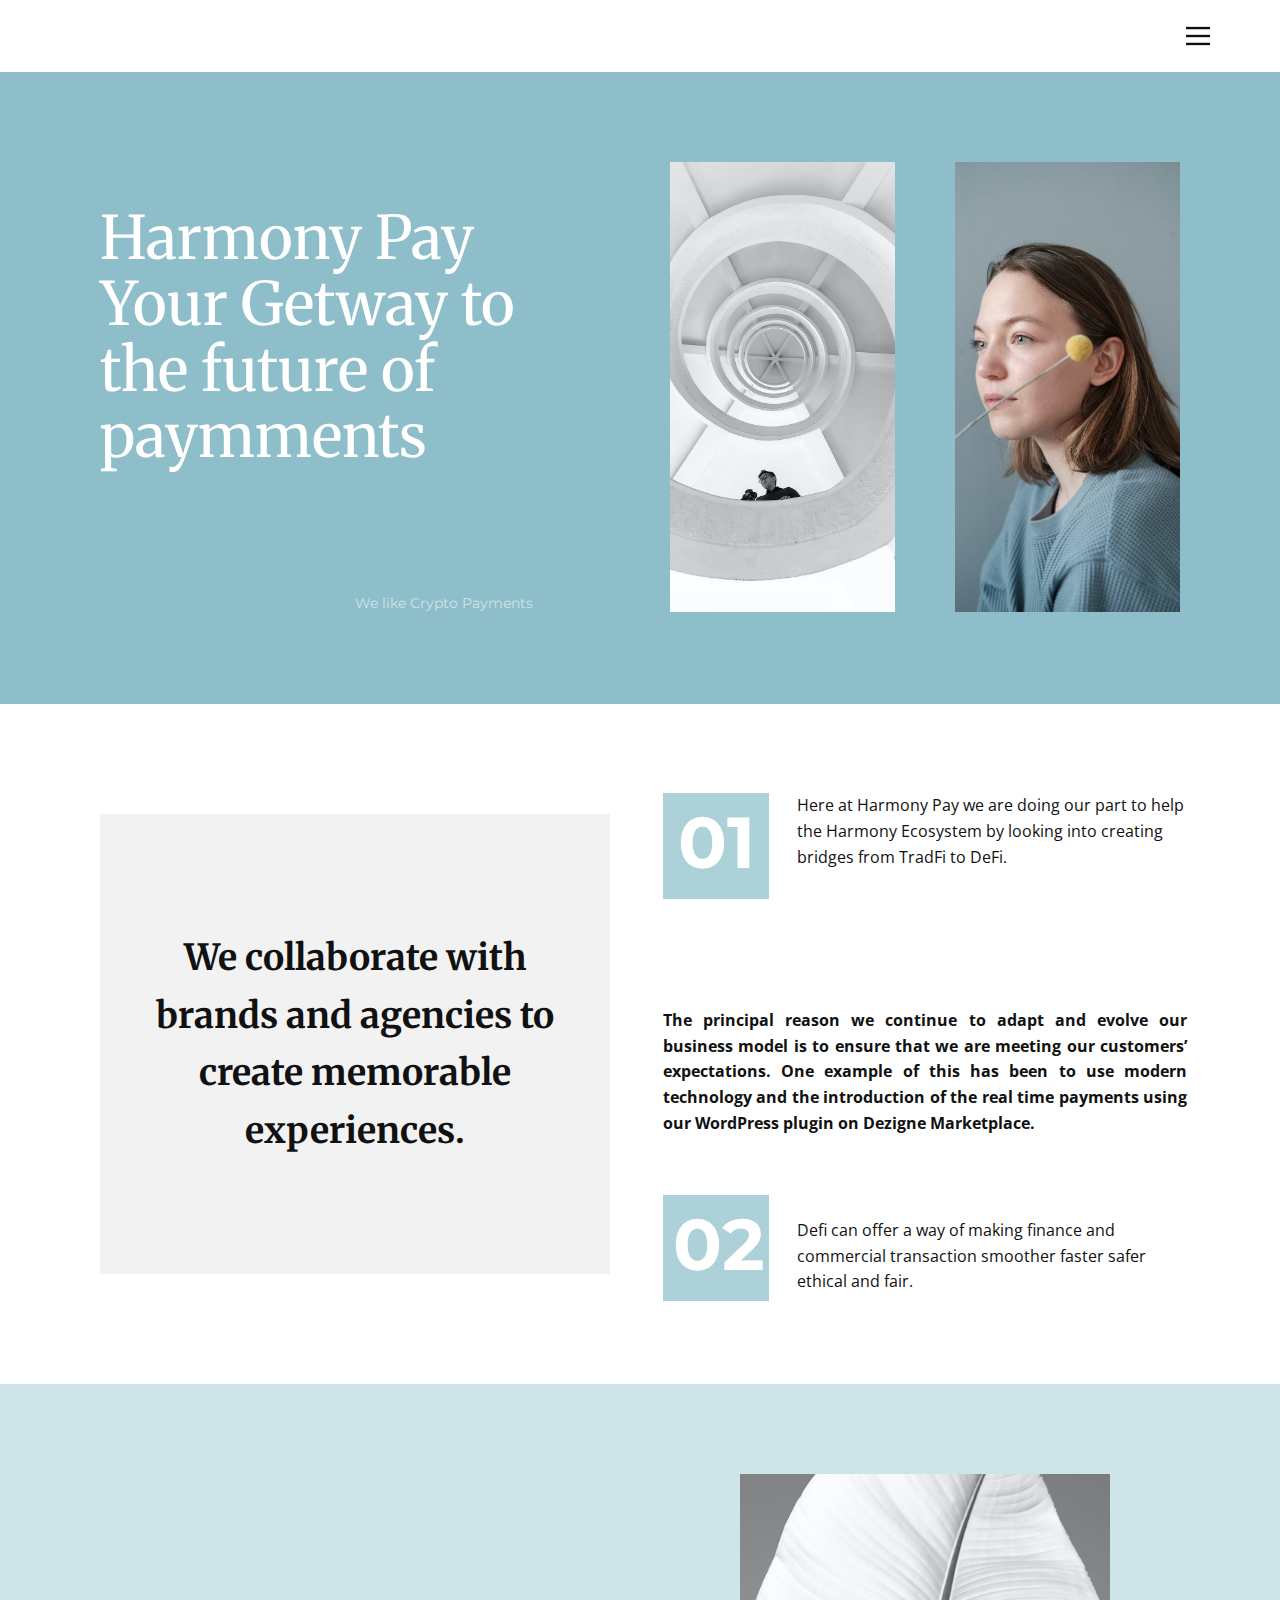
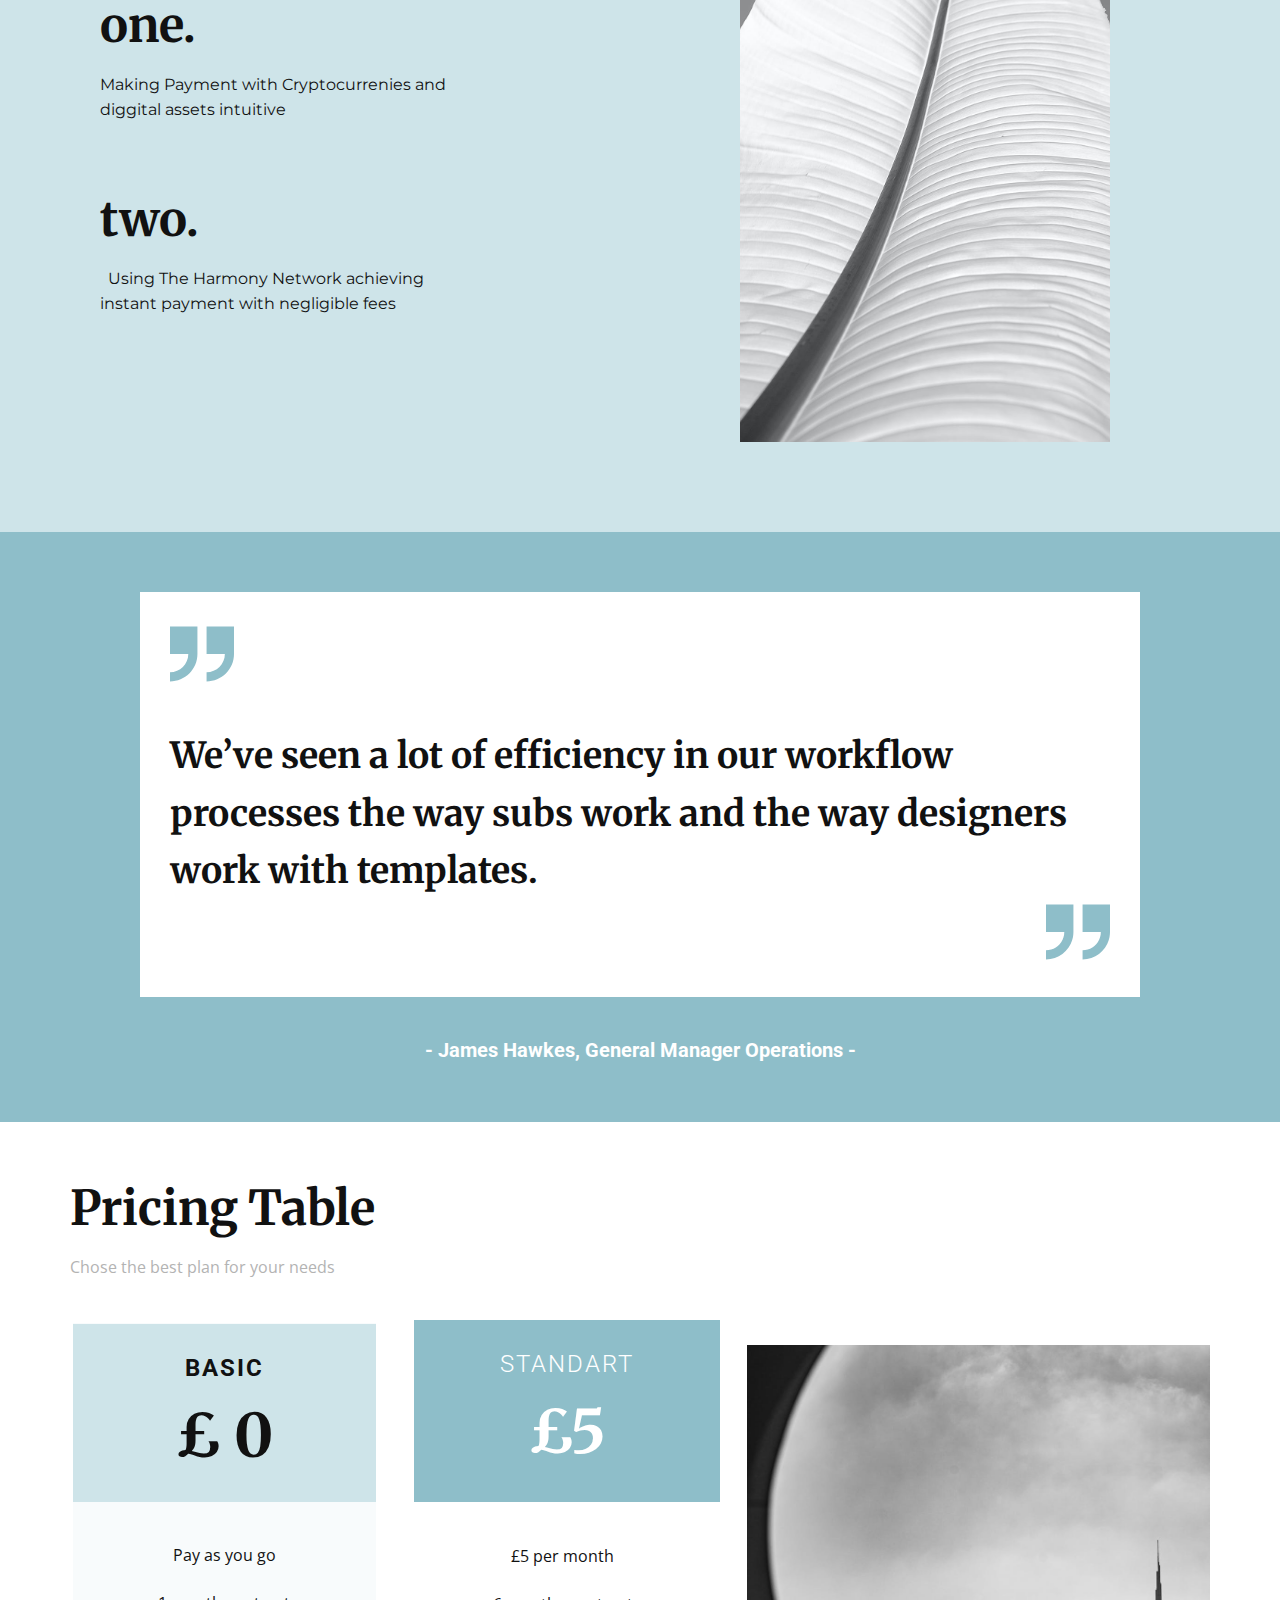
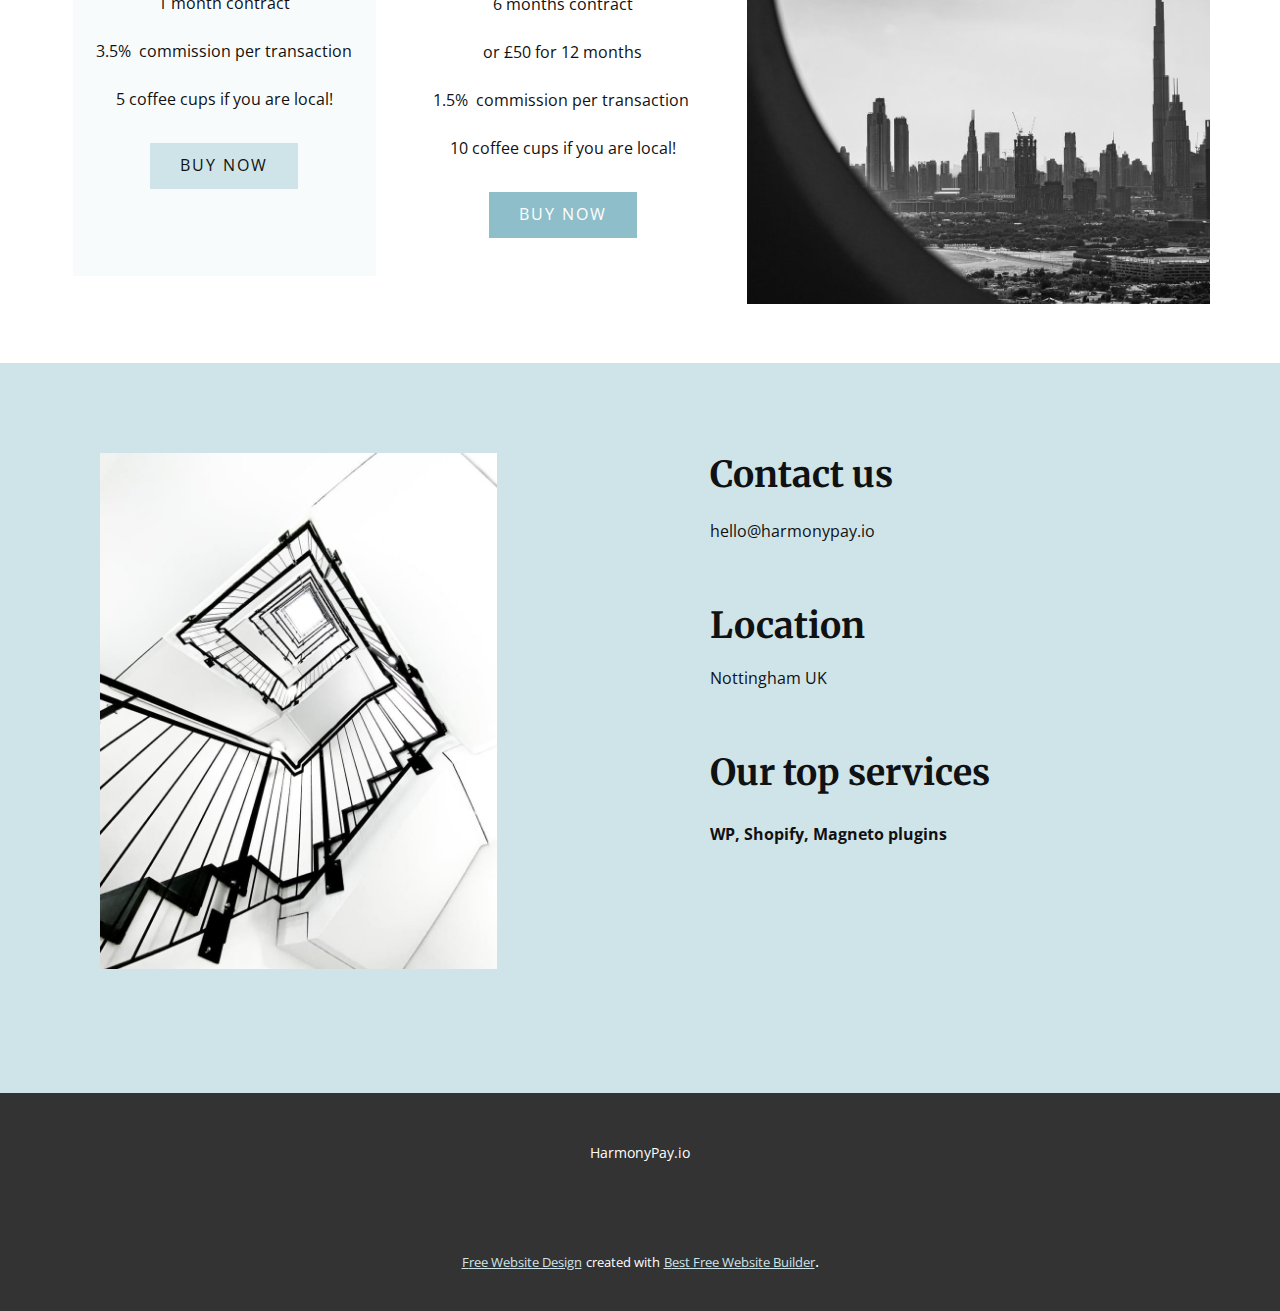
<file: httpdocs/index.html>
<!DOCTYPE html>
<html style="font-size: 16px;">
  <head>
    <meta name="viewport" content="width=device-width, initial-scale=1.0">
    <meta charset="utf-8">
    <meta name="keywords" content="​​Sales Process Design&amp; Methodology, 01, 02, one., two., Gallery, Responsive Pricing Table, $ 30, $ 60">
    <meta name="description" content="">
    <meta name="page_type" content="np-template-header-footer-from-plugin">
    <title>Home</title>
    <link rel="stylesheet" href="nicepage.css" media="screen">
<link rel="stylesheet" href="Home.css" media="screen">
    <script class="u-script" type="text/javascript" src="jquery.js" defer=""></script>
    <script class="u-script" type="text/javascript" src="nicepage.js" defer=""></script>
    <meta name="generator" content="Nicepage 3.29.1, nicepage.com">
    <link id="u-theme-google-font" rel="stylesheet" href="https://fonts.googleapis.com/css?family=Roboto:100,100i,300,300i,400,400i,500,500i,700,700i,900,900i|Open+Sans:300,300i,400,400i,600,600i,700,700i,800,800i">
    <link id="u-page-google-font" rel="stylesheet" href="https://fonts.googleapis.com/css?family=Merriweather:300,300i,400,400i,700,700i,900,900i|Montserrat:100,100i,200,200i,300,300i,400,400i,500,500i,600,600i,700,700i,800,800i,900,900i">
    
    
    
    
    
    
    
    <script type="application/ld+json">{
		"@context": "http://schema.org",
		"@type": "Organization",
		"name": ""
}</script>
    <meta name="theme-color" content="#8ebec9">
    <meta property="og:title" content="Home">
    <meta property="og:type" content="website">
  </head>
  <body data-home-page="Home.html" data-home-page-title="Home" class="u-body"><header class="u-align-right u-clearfix u-header u-header" id="sec-5852"><div class="u-clearfix u-sheet u-valign-middle u-sheet-1">
        <nav class="u-align-left u-menu u-menu-dropdown u-offcanvas u-menu-1" data-responsive-from="XL">
          <div class="menu-collapse">
            <a class="u-button-style u-nav-link" href="#" style="padding: 4px 0px; font-size: calc(1em + 8px);">
              <svg class="u-svg-link" preserveAspectRatio="xMidYMin slice" viewBox="0 0 302 302" style=""><use xmlns:xlink="http://www.w3.org/1999/xlink" xlink:href="#svg-5c50"></use></svg>
              <svg xmlns="http://www.w3.org/2000/svg" xmlns:xlink="http://www.w3.org/1999/xlink" version="1.1" id="svg-5c50" x="0px" y="0px" viewBox="0 0 302 302" style="enable-background:new 0 0 302 302;" xml:space="preserve" class="u-svg-content"><g><rect y="36" width="302" height="30"></rect><rect y="236" width="302" height="30"></rect><rect y="136" width="302" height="30"></rect>
</g><g></g><g></g><g></g><g></g><g></g><g></g><g></g><g></g><g></g><g></g><g></g><g></g><g></g><g></g><g></g></svg>
            </a>
          </div>
          <div class="u-custom-menu u-nav-container">
            <ul class="u-nav u-unstyled u-nav-1"><li class="u-nav-item"><a class="u-button-style u-nav-link u-text-active-palette-1-base u-text-hover-palette-2-base" href="Home.html" style="padding: 10px 20px;">Home</a>
</li><li class="u-nav-item"><a class="u-button-style u-nav-link u-text-active-palette-1-base u-text-hover-palette-2-base" href="About.html" style="padding: 10px 20px;">About</a>
</li><li class="u-nav-item"><a class="u-button-style u-nav-link u-text-active-palette-1-base u-text-hover-palette-2-base" href="Contact.html" style="padding: 10px 20px;">Contact</a>
</li><li class="u-nav-item"><a class="u-button-style u-nav-link u-text-active-palette-1-base u-text-hover-palette-2-base" href="Home.html" style="padding: 10px 20px;">Home</a>
</li></ul>
          </div>
          <div class="u-custom-menu u-nav-container-collapse">
            <div class="u-align-center u-black u-container-style u-inner-container-layout u-opacity u-opacity-95 u-sidenav">
              <div class="u-inner-container-layout u-sidenav-overflow">
                <div class="u-menu-close"></div>
                <ul class="u-align-center u-nav u-popupmenu-items u-unstyled u-nav-2"><li class="u-nav-item"><a class="u-button-style u-nav-link" href="Home.html">Home</a>
</li><li class="u-nav-item"><a class="u-button-style u-nav-link" href="About.html">About</a>
</li><li class="u-nav-item"><a class="u-button-style u-nav-link" href="Contact.html">Contact</a>
</li><li class="u-nav-item"><a class="u-button-style u-nav-link" href="Home.html">Home</a>
</li></ul>
              </div>
            </div>
            <div class="u-black u-menu-overlay u-opacity u-opacity-70"></div>
          </div>
        </nav>
      </div></header>
    <section class="u-clearfix u-palette-1-base u-section-1" id="carousel_117c">
      <div class="u-clearfix u-sheet u-sheet-1">
        <div class="u-clearfix u-expanded-width u-layout-wrap u-layout-wrap-1">
          <div class="u-layout">
            <div class="u-layout-row">
              <div class="u-container-style u-layout-cell u-size-30 u-layout-cell-1">
                <div class="u-container-layout u-valign-bottom u-container-layout-1">
                  <h2 class="u-custom-font u-font-merriweather u-text u-text-1"> Harmony Pay Your Getway to the future of paymments</h2>
                  <p class="u-align-justify u-custom-font u-font-montserrat u-text u-text-palette-1-light-2 u-text-2">We like Crypto Payments</p>
                </div>
              </div>
              <div class="u-container-style u-layout-cell u-size-15 u-layout-cell-2">
                <div class="u-container-layout u-valign-middle-lg u-valign-middle-md u-valign-top-sm u-valign-top-xs u-container-layout-2">
                  <img class="u-expanded-width u-image u-image-default u-image-1" src="images/pexels-photo-2425025.jpeg" alt="" data-image-width="1266" data-image-height="1500">
                </div>
              </div>
              <div class="u-container-style u-layout-cell u-size-15 u-layout-cell-3">
                <div class="u-container-layout u-valign-middle-lg u-valign-middle-md u-valign-top-sm u-valign-top-xs u-container-layout-3">
                  <img class="u-expanded-width u-image u-image-default u-image-2" src="images/pexels-photo-6995703.jpeg" alt="" data-image-width="1000" data-image-height="1500">
                </div>
              </div>
            </div>
          </div>
        </div>
      </div>
    </section>
    <section class="u-clearfix u-section-2" id="carousel_8fd1">
      <div class="u-clearfix u-sheet u-sheet-1">
        <div class="u-clearfix u-expanded-width u-layout-wrap u-layout-wrap-1">
          <div class="u-layout">
            <div class="u-layout-row">
              <div class="u-align-center u-container-style u-layout-cell u-shape-rectangle u-size-30 u-layout-cell-1">
                <div class="u-container-layout u-valign-middle-md u-valign-top-sm u-valign-top-xs u-container-layout-1">
                  <div class="u-align-center-sm u-align-center-xs u-container-style u-expanded-width u-grey-5 u-group u-group-1">
                    <div class="u-container-layout u-valign-middle u-container-layout-2">
                      <p class="u-custom-font u-font-merriweather u-text u-text-default u-text-1"> We collaborate with brands and agencies to create memorable experiences.</p>
                    </div>
                  </div>
                </div>
              </div>
              <div class="u-align-left-sm u-align-left-xs u-container-style u-layout-cell u-size-30 u-layout-cell-2">
                <div class="u-container-layout u-valign-top-md u-valign-top-sm u-valign-top-xs u-container-layout-3">
                  <div class="u-align-center u-container-style u-group u-palette-1-light-1 u-group-2">
                    <div class="u-container-layout u-valign-top">
                      <h2 class="u-custom-font u-font-montserrat u-text u-text-body-alt-color u-text-default u-text-2">01</h2>
                    </div>
                  </div>
                  <p class="u-align-left-lg u-align-left-md u-align-left-xl u-text u-text-3">Here at&nbsp;Harmony Pay&nbsp;we are doing our part to help the Harmony Ecosystem by looking into creating bridges from TradFi to DeFi.</p>
                  <p class="u-align-justify-lg u-align-justify-md u-align-justify-xl u-text u-text-4"> The principal reason we continue to adapt and evolve our business model is to ensure that we are meeting our customers’ expectations. One example of this has been to use modern technology and the introduction of the real time payments using our WordPress plugin on Dezigne Marketplace.&nbsp;</p>
                  <p class="u-text u-text-5">Defi can offer a way of making finance and commercial transaction smoother faster safer ethical and fair.</p>
                  <div class="u-container-style u-group u-palette-1-light-1 u-group-3">
                    <div class="u-container-layout u-valign-top">
                      <h2 class="u-custom-font u-font-montserrat u-text u-text-body-alt-color u-text-default u-text-6">02</h2>
                    </div>
                  </div>
                </div>
              </div>
            </div>
          </div>
        </div>
      </div>
    </section>
    <section class="u-align-center u-clearfix u-palette-1-light-2 u-section-3" id="carousel_b0d8">
      <div class="u-clearfix u-sheet u-sheet-1">
        <div class="u-clearfix u-expanded-width u-layout-wrap u-layout-wrap-1">
          <div class="u-layout">
            <div class="u-layout-row">
              <div class="u-container-style u-layout-cell u-size-30 u-layout-cell-1">
                <div class="u-container-layout u-valign-middle-xl u-valign-top-lg u-valign-top-md u-valign-top-sm u-valign-top-xs u-container-layout-1">
                  <h2 class="u-custom-font u-font-merriweather u-text u-text-1">one.</h2>
                  <p class="u-custom-font u-font-montserrat u-text u-text-2"> Making Payment with Cryptocurrenies and diggital assets intuitive</p>
                  <h2 class="u-custom-font u-font-merriweather u-text u-text-3">two.</h2>
                  <p class="u-custom-font u-font-montserrat u-text u-text-4">&nbsp; ​Using The Harmony Network achieving instant&nbsp;payment
with negligible fees&nbsp;&nbsp;</p>
                </div>
              </div>
              <div class="u-container-style u-layout-cell u-size-30 u-layout-cell-2">
                <div class="u-container-layout u-valign-bottom-xl u-valign-middle-lg u-valign-middle-md u-valign-middle-sm u-valign-middle-xs u-container-layout-2">
                  <img class="u-expanded-width u-image u-image-default u-image-1" src="images/pexels-photo-2876090.jpeg" alt="" data-image-width="1083" data-image-height="1500">
                </div>
              </div>
            </div>
          </div>
        </div>
      </div>
    </section>
    <section class="u-align-center u-clearfix u-palette-1-base u-section-4" id="carousel_e352">
      <div class="u-clearfix u-sheet u-sheet-1">
        <div class="u-container-style u-expanded-width-xs u-group u-white u-group-1">
          <div class="u-container-layout u-container-layout-1"><span class="u-icon u-icon-circle u-text-palette-1-base u-icon-1"><svg class="u-svg-link" preserveAspectRatio="xMidYMin slice" viewBox="0 0 409.294 409.294" style=""><use xmlns:xlink="http://www.w3.org/1999/xlink" xlink:href="#svg-5c4d"></use></svg><svg class="u-svg-content" viewBox="0 0 409.294 409.294" id="svg-5c4d"><path d="m233.882 29.235v175.412h116.941c0 64.48-52.461 116.941-116.941 116.941v58.471c96.728 0 175.412-78.684 175.412-175.412v-175.412z"></path><path d="m0 204.647h116.941c0 64.48-52.461 116.941-116.941 116.941v58.471c96.728 0 175.412-78.684 175.412-175.412v-175.412h-175.412z"></path></svg></span>
            <h4 class="u-custom-font u-font-merriweather u-text u-text-1">We’ve seen a lot of efficiency in our workflow processes the way subs work and the way designers work with templates.</h4><span class="u-icon u-icon-circle u-text-palette-1-base u-icon-2"><svg class="u-svg-link" preserveAspectRatio="xMidYMin slice" viewBox="0 0 409.294 409.294" style=""><use xmlns:xlink="http://www.w3.org/1999/xlink" xlink:href="#svg-0171"></use></svg><svg class="u-svg-content" viewBox="0 0 409.294 409.294" id="svg-0171"><path d="m233.882 29.235v175.412h116.941c0 64.48-52.461 116.941-116.941 116.941v58.471c96.728 0 175.412-78.684 175.412-175.412v-175.412z"></path><path d="m0 204.647h116.941c0 64.48-52.461 116.941-116.941 116.941v58.471c96.728 0 175.412-78.684 175.412-175.412v-175.412h-175.412z"></path></svg></span>
          </div>
        </div>
        <h5 class="u-text u-text-2">- James Hawkes, General Manager Operations  -</h5>
      </div>
    </section>
    <section class="u-align-left u-clearfix u-section-5" id="carousel_486c">
      <div class="u-clearfix u-sheet u-sheet-1">
        <h1 class="u-custom-font u-font-merriweather u-text u-text-1">Pricing Table</h1>
        <p class="u-text u-text-grey-30 u-text-2">Chose the best plan for your needs&nbsp;</p>
        <div class="u-clearfix u-gutter-30 u-layout-wrap u-layout-wrap-1">
          <div class="u-gutter-0 u-layout">
            <div class="u-layout-row">
              <div class="u-align-center u-container-style u-layout-cell u-left-cell u-opacity u-opacity-50 u-palette-1-light-3 u-size-30 u-layout-cell-1">
                <div class="u-border-3 u-border-white u-container-layout u-container-layout-1">
                  <div class="u-align-center u-container-style u-group u-palette-1-light-2 u-group-1">
                    <div class="u-container-layout u-valign-middle-sm u-valign-top-lg u-valign-top-md u-valign-top-xl u-container-layout-2">
                      <h4 class="u-text u-text-3">Basic</h4>
                      <h2 class="u-custom-font u-font-merriweather u-text u-text-4">£ 0</h2>
                    </div>
                  </div>
                  <p class="u-text u-text-5">Pay as you go<br>1 month contract<br>3.5%&nbsp;
commission&nbsp;per transaction <br>5 coffee cups if you are local!
                  </p>
                  <a href="https://nicepage.cc" class="u-border-none u-btn u-button-style u-hover-palette-1-base u-palette-1-light-2 u-btn-1" target="_blank">buy now</a>
                </div>
              </div>
              <div class="u-align-center u-container-style u-layout-cell u-size-30 u-white u-layout-cell-2">
                <div class="u-container-layout u-valign-top u-container-layout-3">
                  <div class="u-align-center u-container-style u-group u-palette-1-base u-group-2">
                    <div class="u-container-layout u-valign-middle-xs u-valign-top-lg u-valign-top-md u-valign-top-sm u-valign-top-xl u-container-layout-4">
                      <h4 class="u-text u-text-6">standart</h4>
                      <h2 class="u-custom-font u-font-merriweather u-text u-text-7">£5</h2>
                    </div>
                  </div>
                  <p class="u-text u-text-8">£5 per month<br>6 months contract<br>or £50 for 12 months<br>1.5%&nbsp;
commission&nbsp;per transaction&nbsp;<br>10 coffee cups&nbsp;if you are local!
                  </p>
                  <a href="https://nicepage.com/c/text-button-html-templates" class="u-border-none u-btn u-button-style u-hover-palette-5-dark-2 u-palette-1-base u-btn-2" target="_blank">buy now</a>
                </div>
              </div>
            </div>
          </div>
        </div>
        <img class="u-image u-image-default u-image-1" src="images/pexels-photo-3331837.jpeg" alt="" data-image-width="1001" data-image-height="1500">
      </div>
    </section>
    <section class="u-align-center u-clearfix u-palette-1-light-2 u-section-6" id="carousel_bad8">
      <div class="u-clearfix u-sheet u-sheet-1">
        <div class="u-clearfix u-expanded-width u-gutter-40 u-layout-wrap u-layout-wrap-1">
          <div class="u-layout">
            <div class="u-layout-row">
              <div class="u-align-left u-container-style u-layout-cell u-right-cell u-size-31 u-layout-cell-1">
                <div class="u-container-layout u-container-layout-1">
                  <img class="u-image u-image-1" src="images/pexels-photo-5803334.jpeg" data-image-width="810" data-image-height="1080">
                </div>
              </div>
              <div class="u-align-left u-container-style u-layout-cell u-shape-rectangle u-size-29 u-layout-cell-2">
                <div class="u-container-layout u-valign-top u-container-layout-2">
                  <h6 class="u-custom-font u-font-merriweather u-text u-text-1">Contact us</h6>
                  <p class="u-text u-text-body-color u-text-2">hello@harmonypay.io</p>
                  <h6 class="u-custom-font u-font-merriweather u-text u-text-3">Location</h6>
                  <p class="u-text u-text-4">Nottingham UK</p>
                  <h6 class="u-custom-font u-font-merriweather u-text u-text-5">Our top services</h6>
                  <p class="u-text u-text-6">WP, S​hopify, Magneto plugins</p>
                </div>
              </div>
            </div>
          </div>
        </div>
      </div>
    </section>
    
    
    <footer class="u-align-center u-clearfix u-footer u-grey-80 u-footer" id="sec-8521"><div class="u-clearfix u-sheet u-sheet-1">
        <p class="u-small-text u-text u-text-variant u-text-1">HarmonyPay.io</p>
      </div></footer>
    <section class="u-backlink u-clearfix u-grey-80">
      <a class="u-link" href="https://nicepage.com/website-design" target="_blank">
        <span>Free Website Design</span>
      </a>
      <p class="u-text">
        <span>created with</span>
      </p>
      <a class="u-link" href="https://nicepage.one" target="_blank">
        <span>Best Free Website Builder</span>
      </a>. 
    </section>
  </body>
</html>
</file>
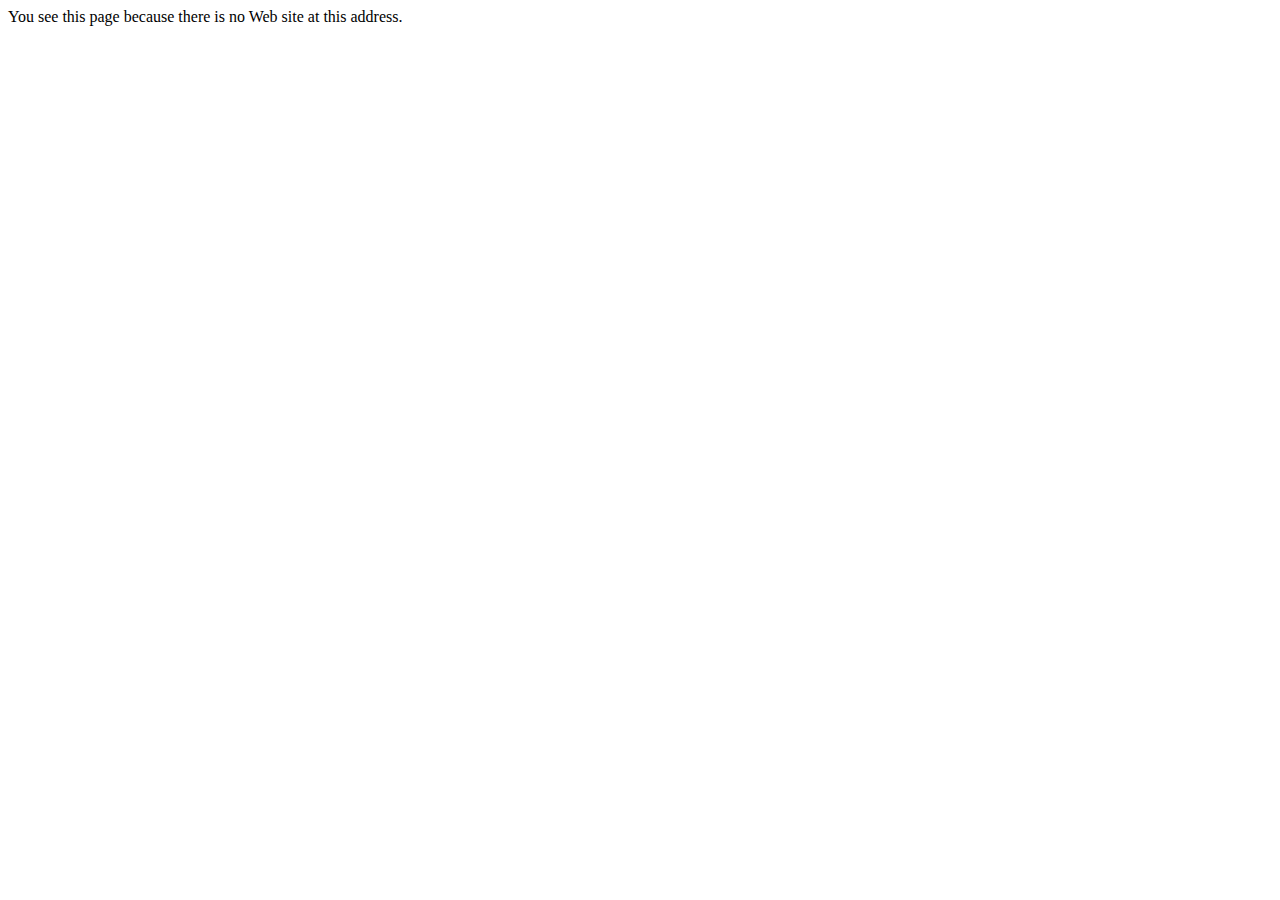
<file: vhosts/default/htdocs/index.html>
<!doctype html>
<html lang="en">
<head>
    <meta charset="utf-8">
    <title>Web Server's Default Page</title>
    <meta name="copyright" content="Copyright 1999-2020. Plesk International GmbH. All rights reserved.">
    <script src="https://assets.plesk.com/static/default-website-content/public/default-server-index.js"></script>
</head>
<body>
    You see this page because there is no Web site at this address.
</body>
</html>
</file>
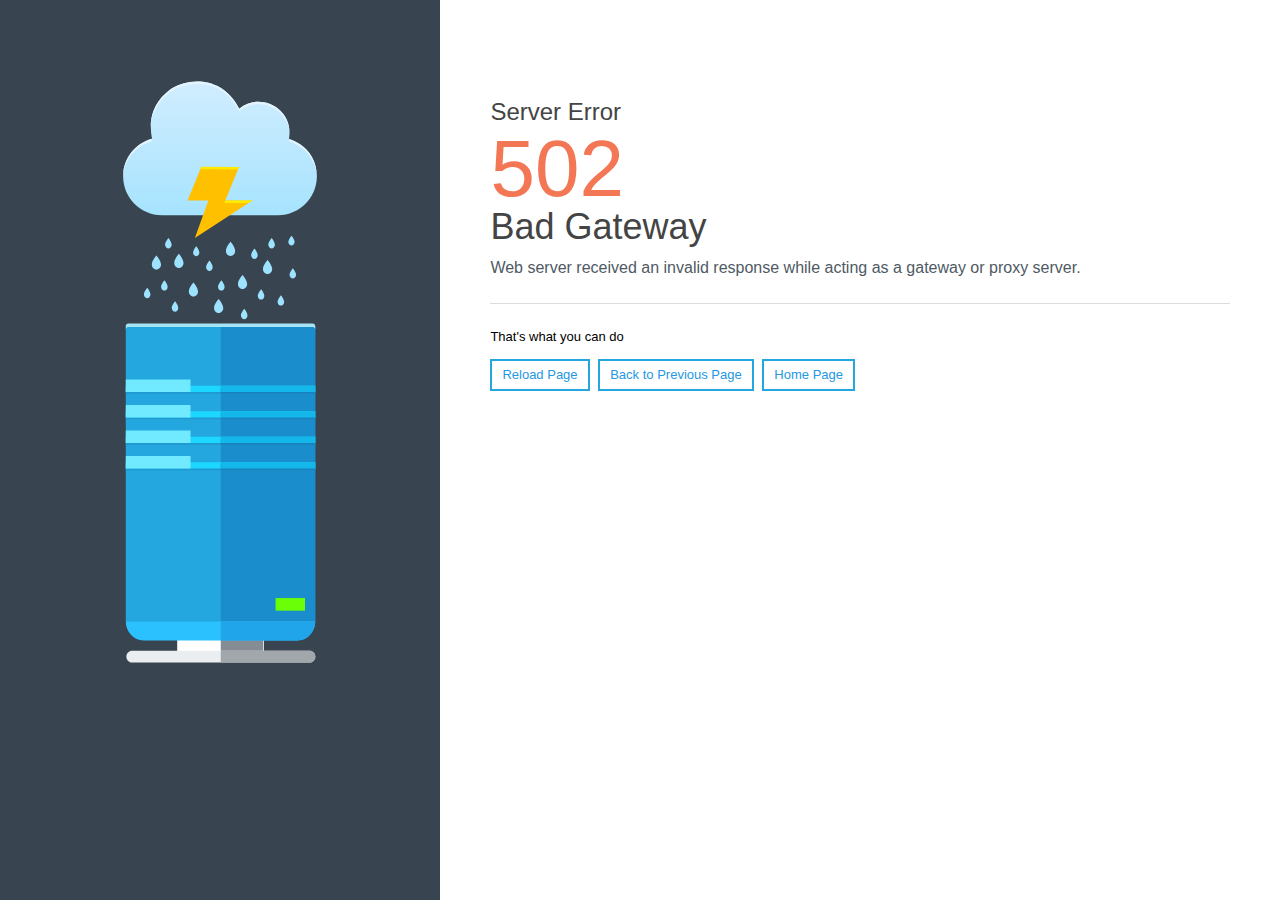
<file: error_docs/bad_gateway.html>
<!DOCTYPE html>
<html lang="en">
<head>
  <meta charset="utf-8">
  <meta http-equiv="x-ua-compatible" content="ie=edge">
  <meta name="viewport" content="width=device-width, initial-scale=1, shrink-to-fit=no">
  <title>502 Bad Gateway</title>
  <link rel="stylesheet" href="/error_docs/styles.css">
</head>
<body>
<div class="page">
  <div class="main">
    <h1>Server Error</h1>
    <div class="error-code">502</div>
    <h2>Bad Gateway</h2>
    <p class="lead">Web server received an invalid response while acting as a gateway or proxy server.</p>
    <hr/>
    <p>That's what you can do</p>
    <div class="help-actions">
      <a href="javascript:location.reload();">Reload Page</a>
      <a href="javascript:history.back();">Back to Previous Page</a>
      <a href="/">Home Page</a>
    </div>
  </div>
</div>
</body>
</html>
</file>
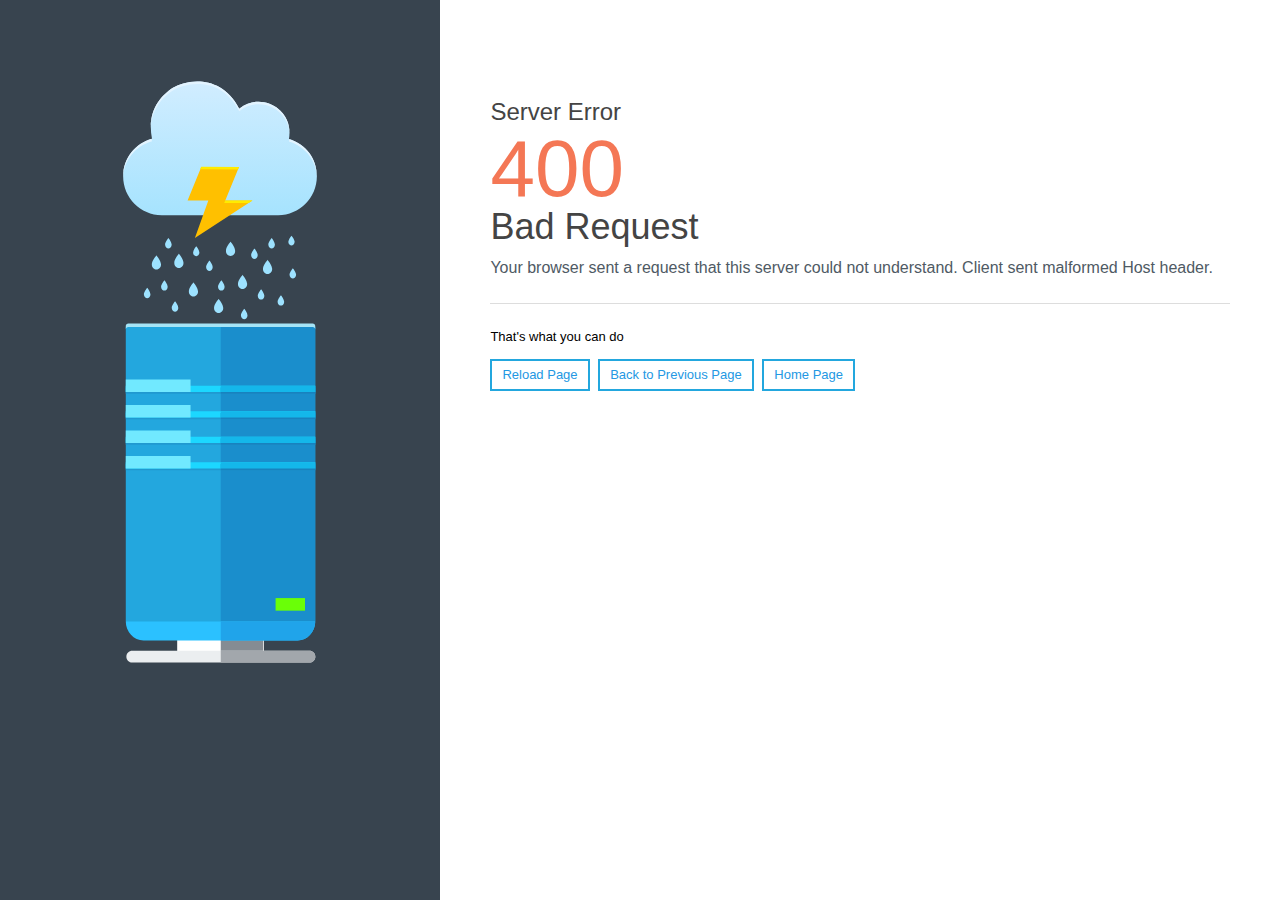
<file: error_docs/bad_request.html>
<!DOCTYPE html>
<html lang="en">
<head>
  <meta charset="utf-8">
  <meta http-equiv="x-ua-compatible" content="ie=edge">
  <meta name="viewport" content="width=device-width, initial-scale=1, shrink-to-fit=no">
  <title>400 Bad Request</title>
  <link rel="stylesheet" href="/error_docs/styles.css">
</head>
<body>
<div class="page">
  <div class="main">
    <h1>Server Error</h1>
    <div class="error-code">400</div>
    <h2>Bad Request</h2>
    <p class="lead">Your browser sent a request that this server could not understand. Client sent malformed Host header.</p>
    <hr/>
    <p>That's what you can do</p>
    <div class="help-actions">
      <a href="javascript:location.reload();">Reload Page</a>
      <a href="javascript:history.back();">Back to Previous Page</a>
      <a href="/">Home Page</a>
    </div>
  </div>
</div>
</body>
</html>
</file>
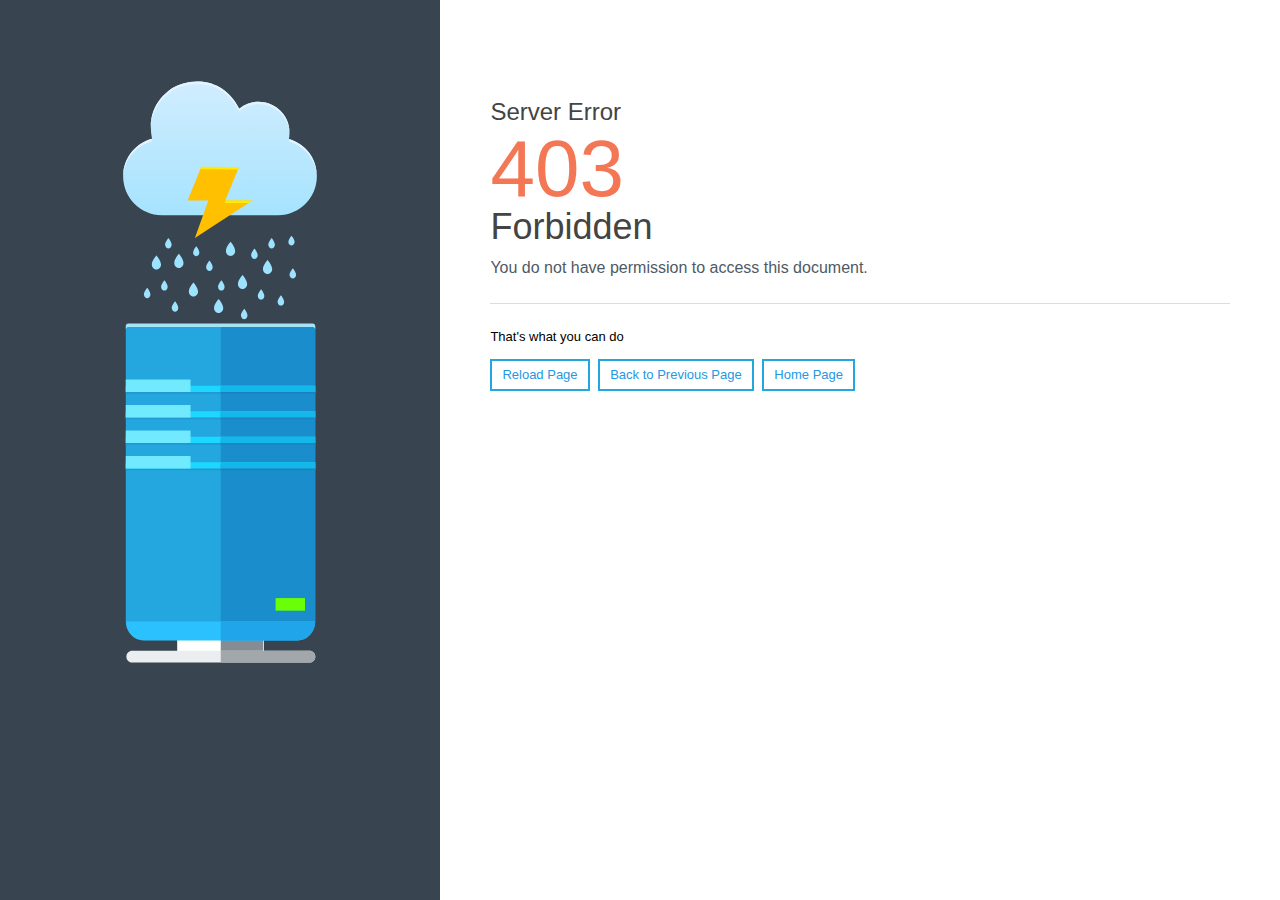
<file: error_docs/forbidden.html>
<!DOCTYPE html>
<html lang="en">
<head>
  <meta charset="utf-8">
  <meta http-equiv="x-ua-compatible" content="ie=edge">
  <meta name="viewport" content="width=device-width, initial-scale=1, shrink-to-fit=no">
  <title>403 Forbidden</title>
  <link rel="stylesheet" href="/error_docs/styles.css">
</head>
<body>
<div class="page">
  <div class="main">
    <h1>Server Error</h1>
    <div class="error-code">403</div>
    <h2>Forbidden</h2>
    <p class="lead">You do not have permission to access this document.</p>
    <hr/>
    <p>That's what you can do</p>
    <div class="help-actions">
      <a href="javascript:location.reload();">Reload Page</a>
      <a href="javascript:history.back();">Back to Previous Page</a>
      <a href="/">Home Page</a>
    </div>
  </div>
</div>
</body>
</html>
</file>
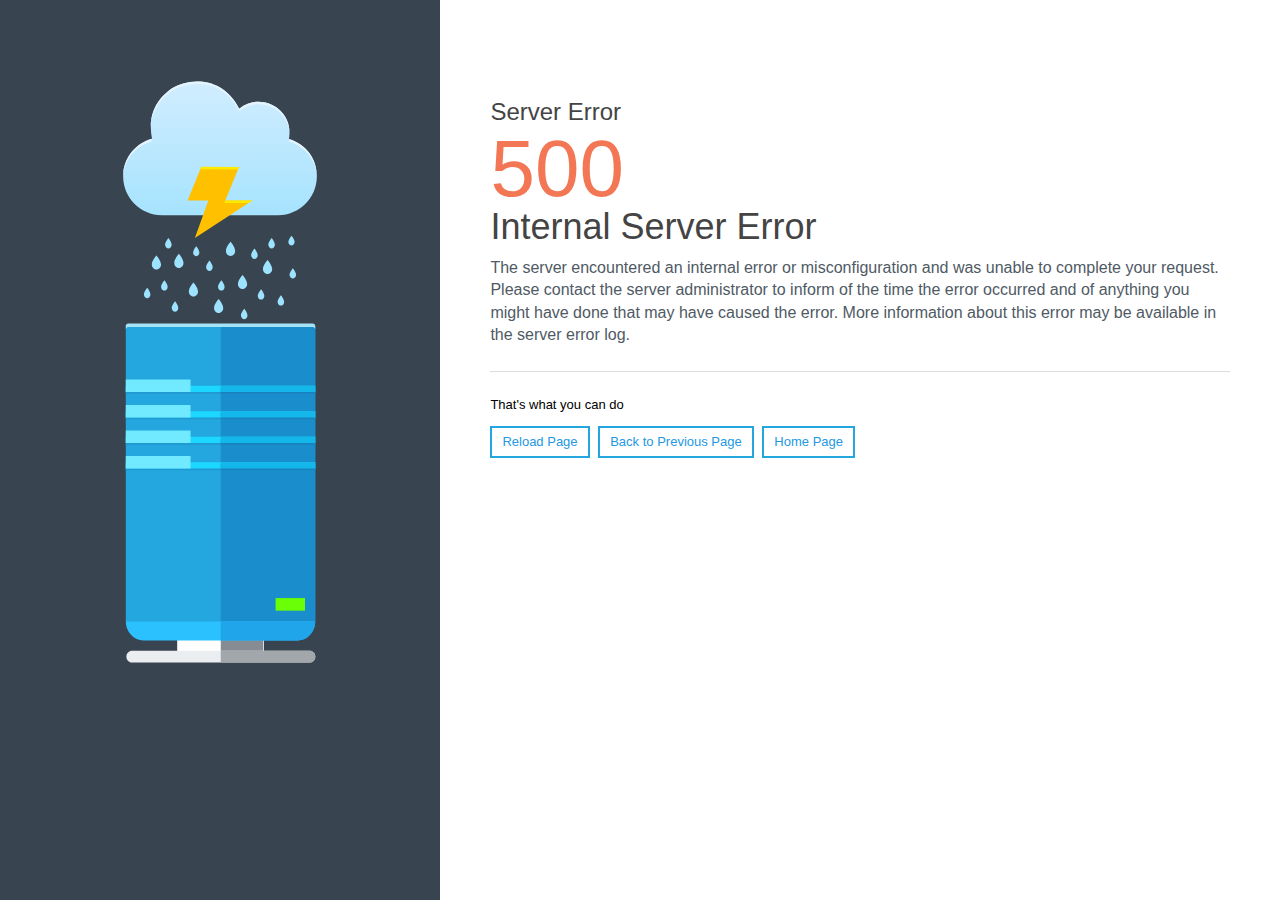
<file: error_docs/internal_server_error.html>
<!DOCTYPE html>
<html lang="en">
<head>
  <meta charset="utf-8">
  <meta http-equiv="x-ua-compatible" content="ie=edge">
  <meta name="viewport" content="width=device-width, initial-scale=1, shrink-to-fit=no">
  <title>500 Internal Server Error</title>
  <link rel="stylesheet" href="/error_docs/styles.css">
</head>
<body>
<div class="page">
  <div class="main">
    <h1>Server Error</h1>
    <div class="error-code">500</div>
    <h2>Internal Server Error</h2>
    <p class="lead">
      The server encountered an internal error or misconfiguration and was unable to complete your request.
      Please contact the server administrator to inform of the time the error occurred and of anything you might have done that may have caused the error.
      More information about this error may be available in the server error log.
    </p>
    <hr/>
    <p>That's what you can do</p>
    <div class="help-actions">
      <a href="javascript:location.reload();">Reload Page</a>
      <a href="javascript:history.back();">Back to Previous Page</a>
      <a href="/">Home Page</a>
    </div>
  </div>
</div>
</body>
</html>
</file>
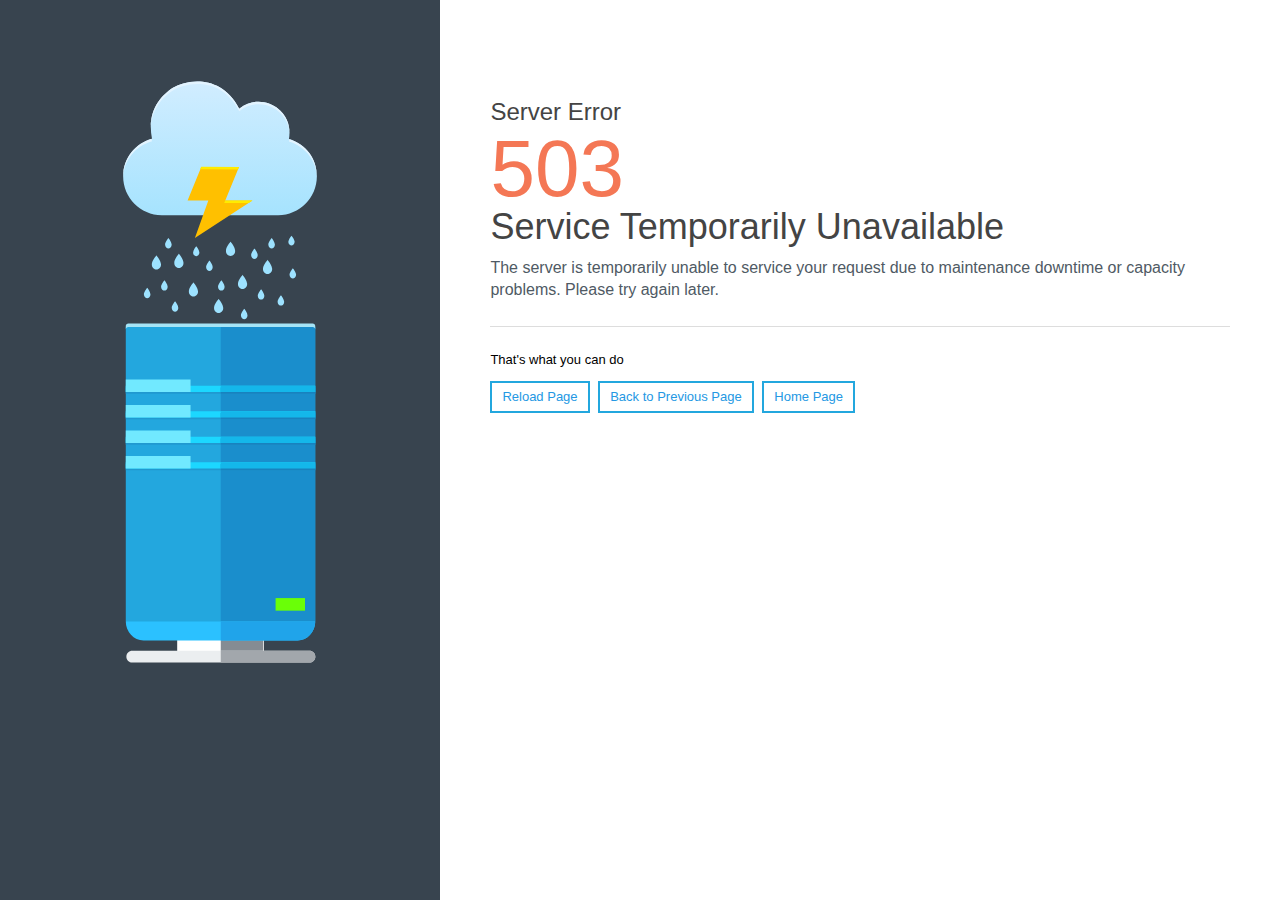
<file: error_docs/maintenance.html>
<!DOCTYPE html>
<html lang="en">
<head>
  <meta charset="utf-8">
  <meta http-equiv="x-ua-compatible" content="ie=edge">
  <meta name="viewport" content="width=device-width, initial-scale=1, shrink-to-fit=no">
  <title>503 Service Temporarily Unavailable</title>
  <link rel="stylesheet" href="/error_docs/styles.css">
</head>
<body>
<div class="page">
  <div class="main">
    <h1>Server Error</h1>
    <div class="error-code">503</div>
    <h2>Service Temporarily Unavailable</h2>
    <p class="lead">The server is temporarily unable to service your request due to maintenance downtime or capacity problems. Please try again later.</p>
    <hr/>
    <p>That's what you can do</p>
    <div class="help-actions">
      <a href="javascript:location.reload();">Reload Page</a>
      <a href="javascript:history.back();">Back to Previous Page</a>
      <a href="/">Home Page</a>
    </div>
  </div>
</div>
</body>
</html>
</file>
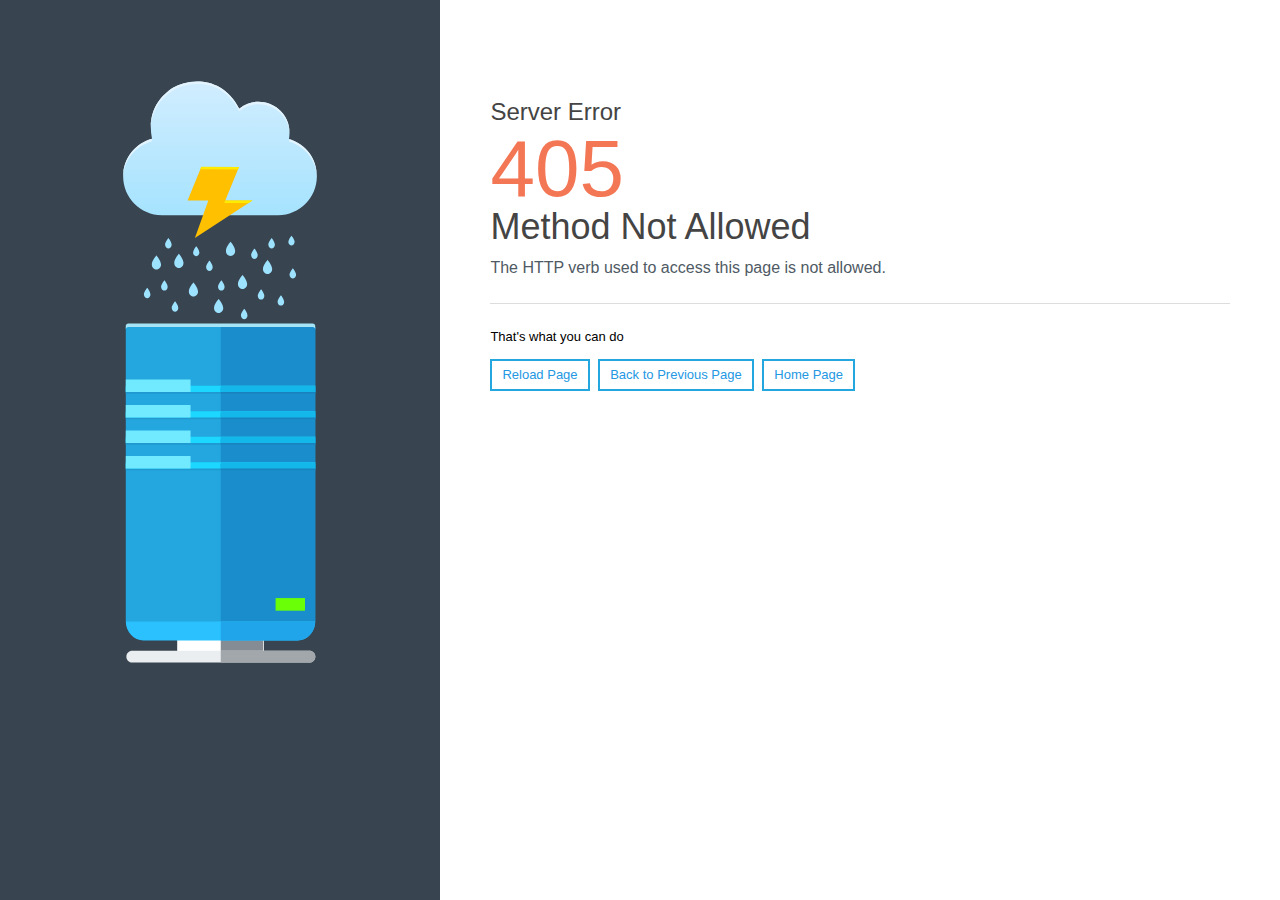
<file: error_docs/method_not_allowed.html>
<!DOCTYPE html>
<html lang="en">
<head>
  <meta charset="utf-8">
  <meta http-equiv="x-ua-compatible" content="ie=edge">
  <meta name="viewport" content="width=device-width, initial-scale=1, shrink-to-fit=no">
  <title>405 Method Not Allowed</title>
  <link rel="stylesheet" href="/error_docs/styles.css">
</head>
<body>
<div class="page">
  <div class="main">
    <h1>Server Error</h1>
    <div class="error-code">405</div>
    <h2>Method Not Allowed</h2>
    <p class="lead">The HTTP verb used to access this page is not allowed.</p>
    <hr/>
    <p>That's what you can do</p>
    <div class="help-actions">
      <a href="javascript:location.reload();">Reload Page</a>
      <a href="javascript:history.back();">Back to Previous Page</a>
      <a href="/">Home Page</a>
    </div>
  </div>
</div>
</body>
</html>
</file>
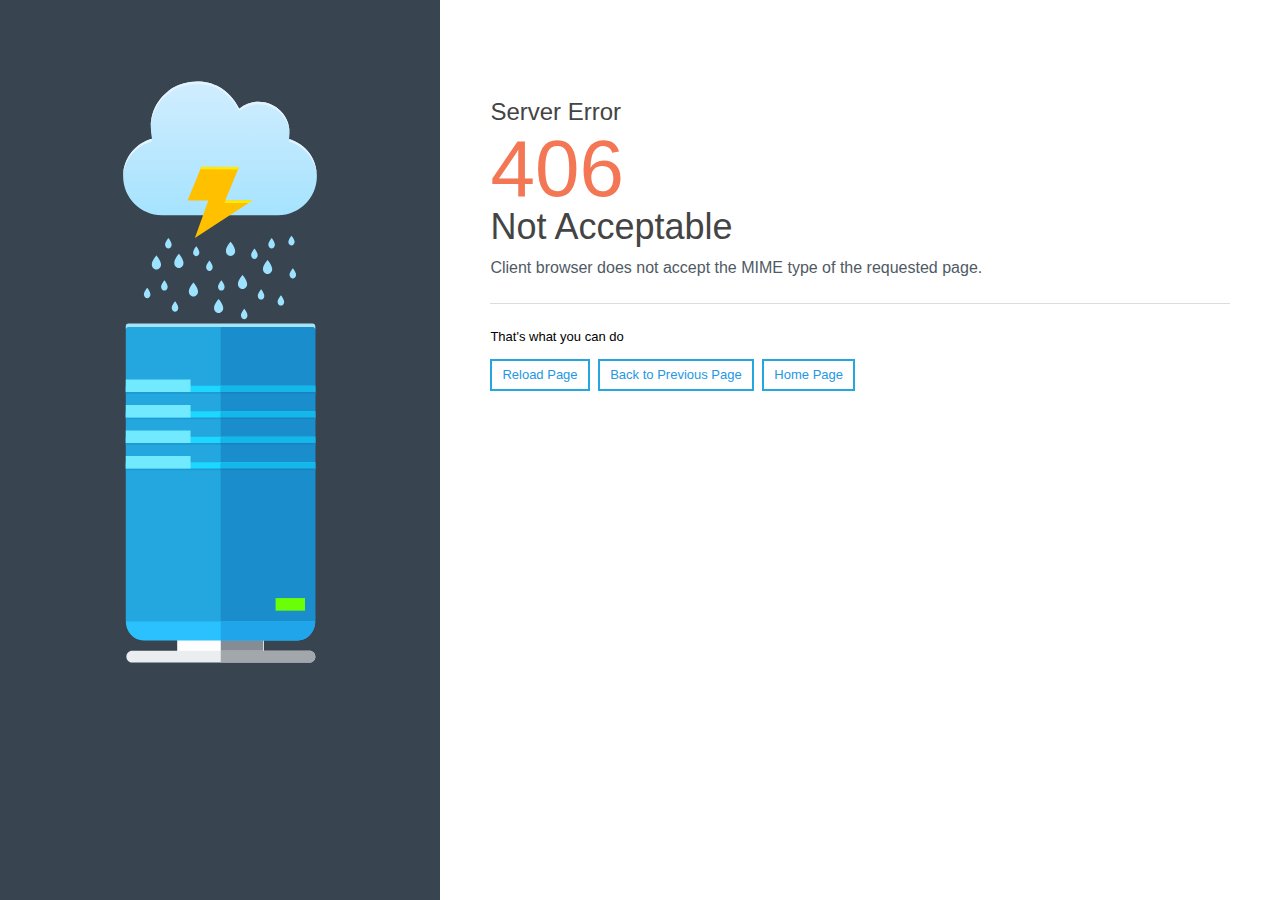
<file: error_docs/not_acceptable.html>
<!DOCTYPE html>
<html lang="en">
<head>
  <meta charset="utf-8">
  <meta http-equiv="x-ua-compatible" content="ie=edge">
  <meta name="viewport" content="width=device-width, initial-scale=1, shrink-to-fit=no">
  <title>406 Not Acceptable</title>
  <link rel="stylesheet" href="/error_docs/styles.css">
</head>
<body>
<div class="page">
  <div class="main">
    <h1>Server Error</h1>
    <div class="error-code">406</div>
    <h2>Not Acceptable</h2>
    <p class="lead">Client browser does not accept the MIME type of the requested page.</p>
    <hr/>
    <p>That's what you can do</p>
    <div class="help-actions">
      <a href="javascript:location.reload();">Reload Page</a>
      <a href="javascript:history.back();">Back to Previous Page</a>
      <a href="/">Home Page</a>
    </div>
  </div>
</div>
</body>
</html>
</file>
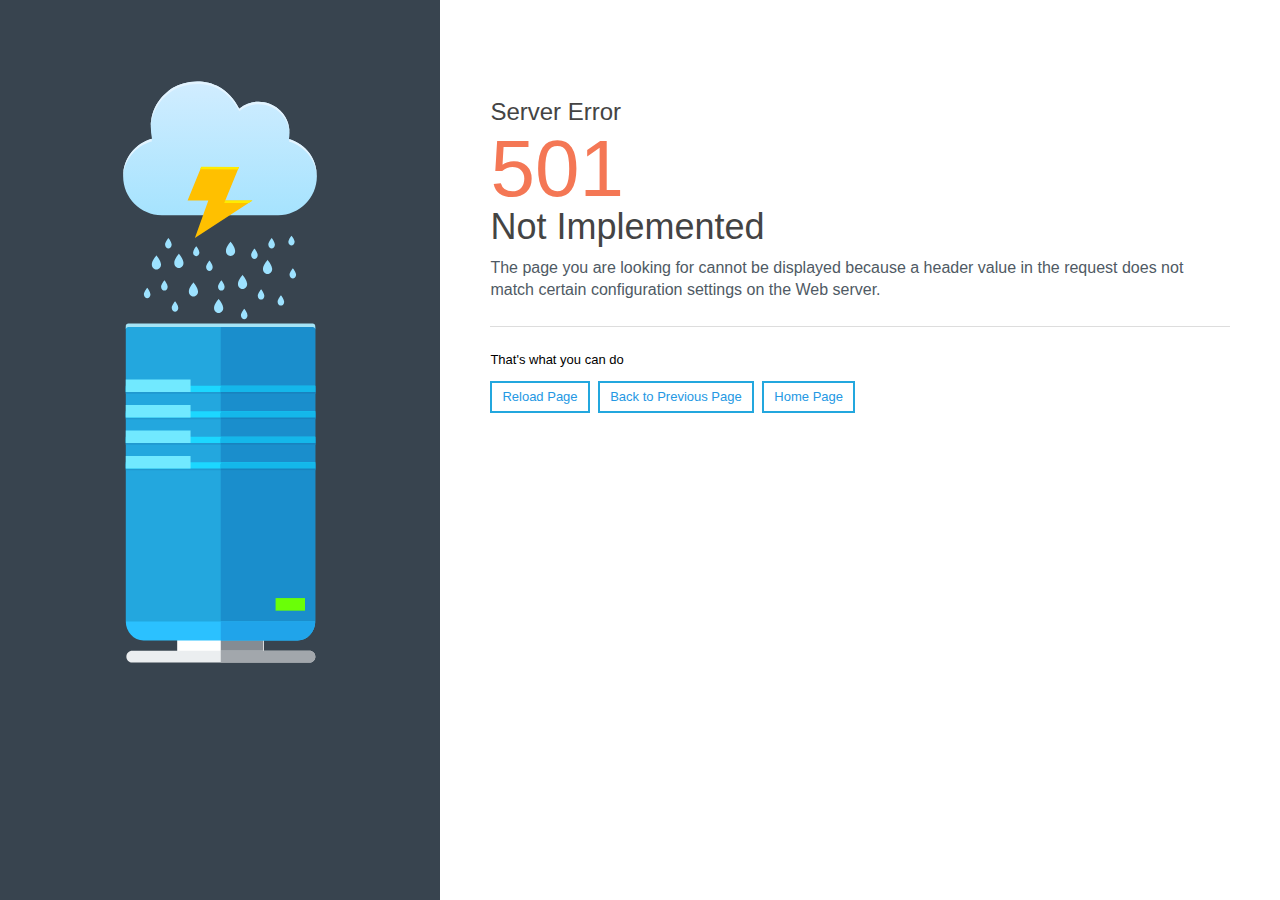
<file: error_docs/not_implemented.html>
<!DOCTYPE html>
<html lang="en">
<head>
  <meta charset="utf-8">
  <meta http-equiv="x-ua-compatible" content="ie=edge">
  <meta name="viewport" content="width=device-width, initial-scale=1, shrink-to-fit=no">
  <title>501 Not Implemented</title>
  <link rel="stylesheet" href="/error_docs/styles.css">
</head>
<body>
<div class="page">
  <div class="main">
    <h1>Server Error</h1>
    <div class="error-code">501</div>
    <h2>Not Implemented</h2>
    <p class="lead">The page you are looking for cannot be displayed because a header value in the request does not match certain configuration settings on the Web server.</p>
    <hr/>
    <p>That's what you can do</p>
    <div class="help-actions">
      <a href="javascript:location.reload();">Reload Page</a>
      <a href="javascript:history.back();">Back to Previous Page</a>
      <a href="/">Home Page</a>
    </div>
  </div>
</div>
</body>
</html>
</file>
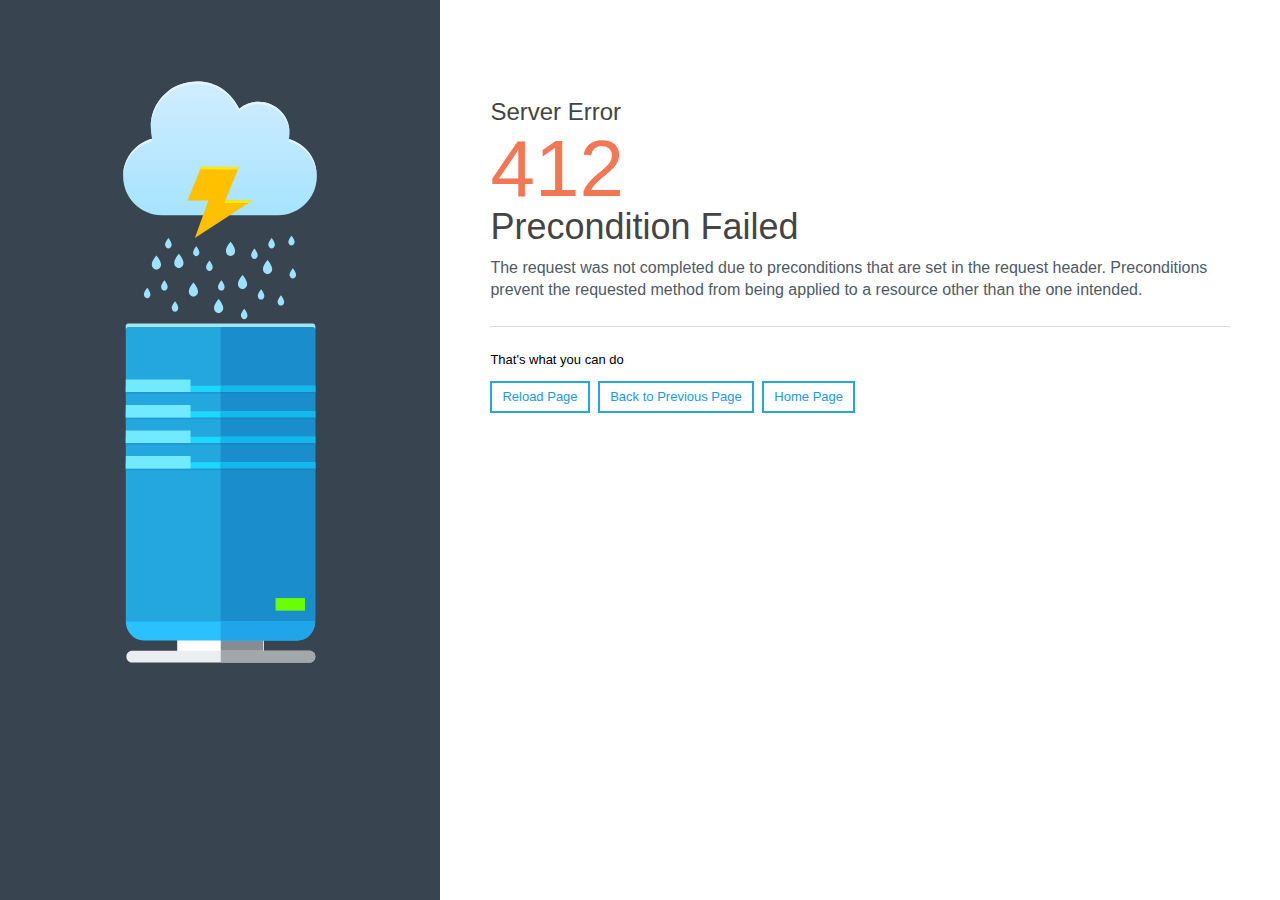
<file: error_docs/precondition_failed.html>
<!DOCTYPE html>
<html lang="en">
<head>
  <meta charset="utf-8">
  <meta http-equiv="x-ua-compatible" content="ie=edge">
  <meta name="viewport" content="width=device-width, initial-scale=1, shrink-to-fit=no">
  <title>412 Precondition Failed</title>
  <link rel="stylesheet" href="/error_docs/styles.css">
</head>
<body>
<div class="page">
  <div class="main">
    <h1>Server Error</h1>
    <div class="error-code">412</div>
    <h2>Precondition Failed</h2>
    <p class="lead">
      The request was not completed due to preconditions that are set in the request header.
      Preconditions prevent the requested method from being applied to a resource other than the one intended.
    </p>
    <hr/>
    <p>That's what you can do</p>
    <div class="help-actions">
      <a href="javascript:location.reload();">Reload Page</a>
      <a href="javascript:history.back();">Back to Previous Page</a>
      <a href="/">Home Page</a>
    </div>
  </div>
</div>
</body>
</html>
</file>
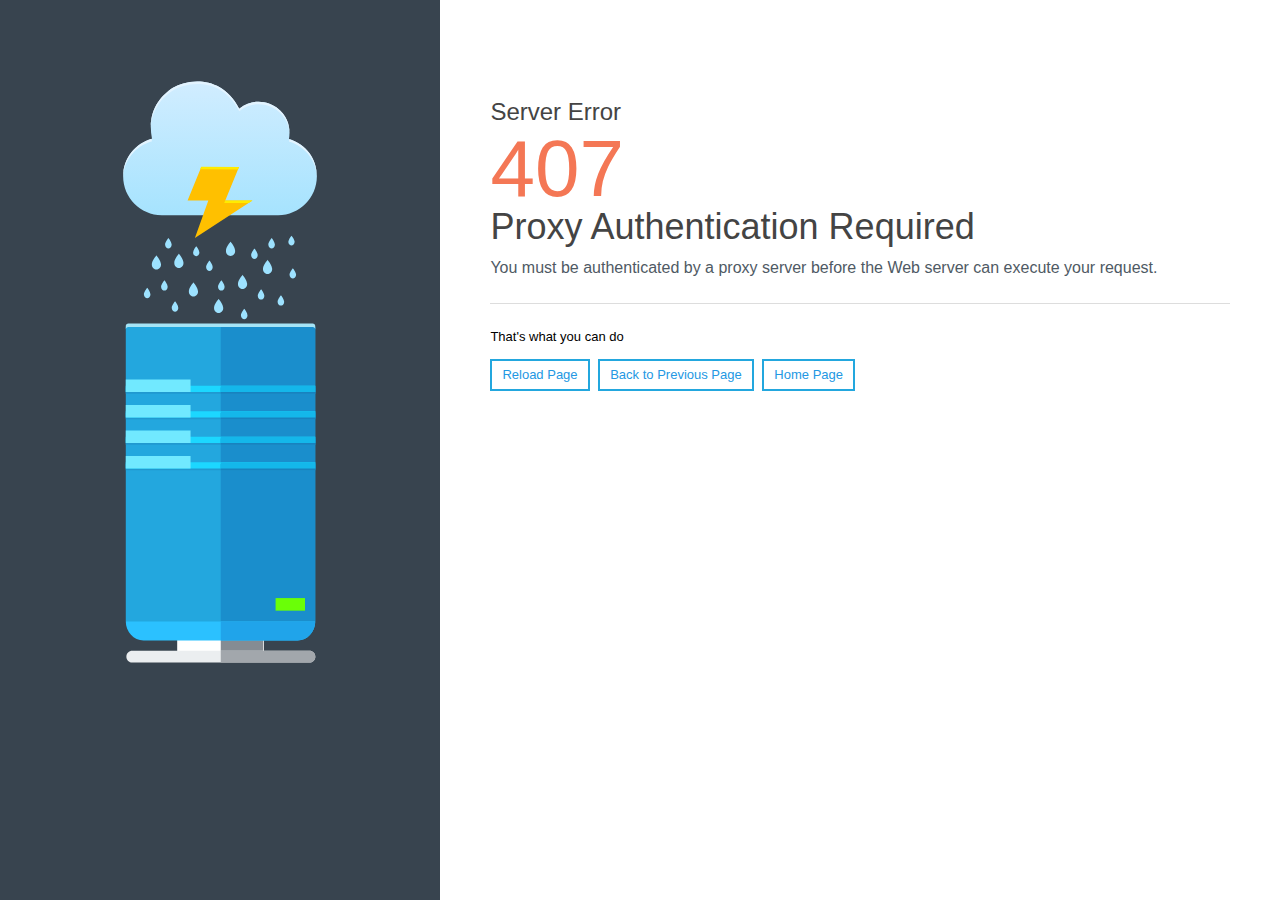
<file: error_docs/proxy_authentication_required.html>
<!DOCTYPE html>
<html lang="en">
<head>
  <meta charset="utf-8">
  <meta http-equiv="x-ua-compatible" content="ie=edge">
  <meta name="viewport" content="width=device-width, initial-scale=1, shrink-to-fit=no">
  <title>407 Proxy Authentication Required</title>
  <link rel="stylesheet" href="/error_docs/styles.css">
</head>
<body>
<div class="page">
  <div class="main">
    <h1>Server Error</h1>
    <div class="error-code">407</div>
    <h2>Proxy Authentication Required</h2>
    <p class="lead">You must be authenticated by a proxy server before the Web server can execute your request.</p>
    <hr/>
    <p>That's what you can do</p>
    <div class="help-actions">
      <a href="javascript:location.reload();">Reload Page</a>
      <a href="javascript:history.back();">Back to Previous Page</a>
      <a href="/">Home Page</a>
    </div>
  </div>
</div>
</body>
</html>
</file>
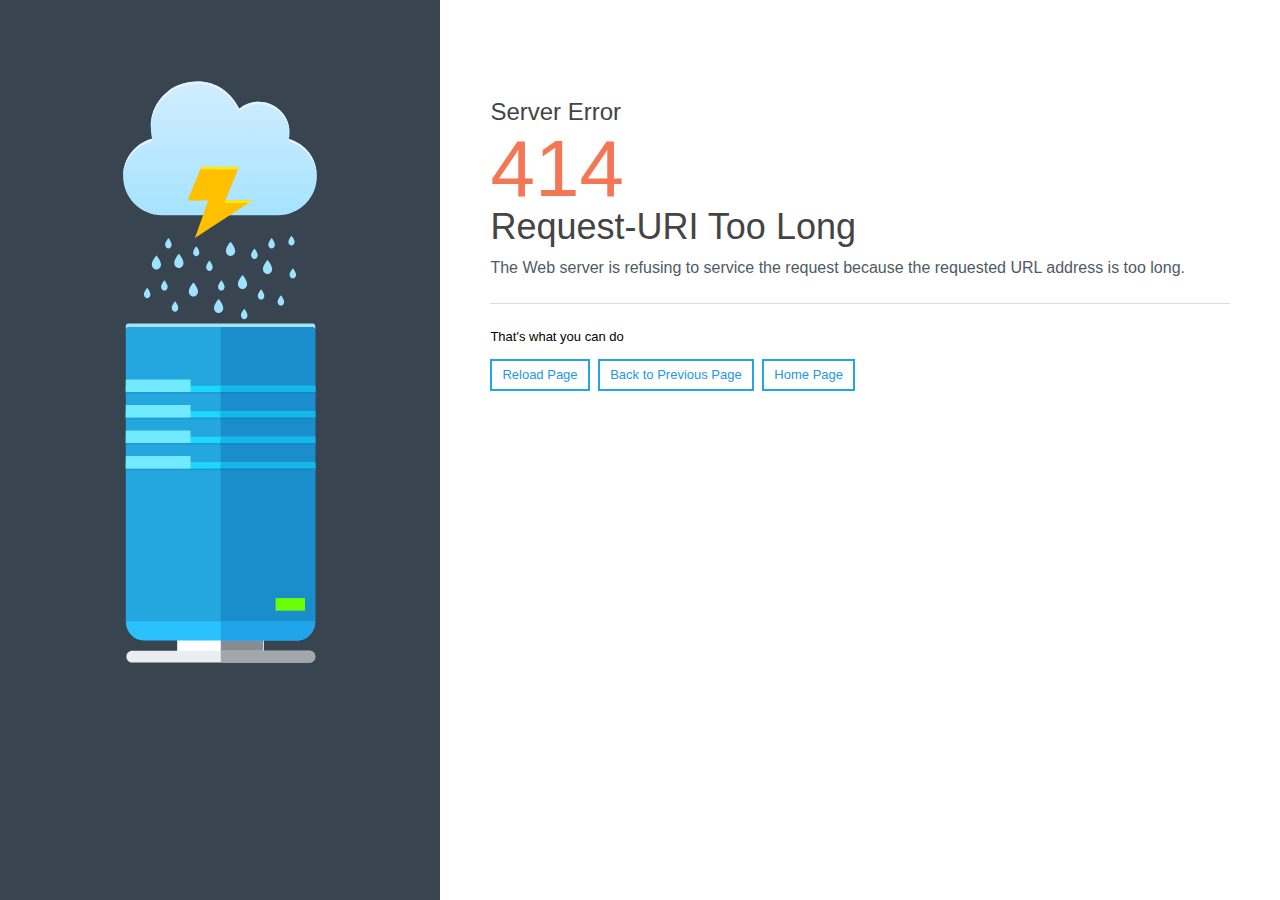
<file: error_docs/request-uri_too_long.html>
<!DOCTYPE html>
<html lang="en">
<head>
  <meta charset="utf-8">
  <meta http-equiv="x-ua-compatible" content="ie=edge">
  <meta name="viewport" content="width=device-width, initial-scale=1, shrink-to-fit=no">
  <title>414 Request-URI Too Long</title>
  <link rel="stylesheet" href="/error_docs/styles.css">
</head>
<body>
<div class="page">
  <div class="main">
    <h1>Server Error</h1>
    <div class="error-code">414</div>
    <h2>Request-URI Too Long</h2>
    <p class="lead">The Web server is refusing to service the request because the requested URL address is too long.</p>
    <hr/>
    <p>That's what you can do</p>
    <div class="help-actions">
      <a href="javascript:location.reload();">Reload Page</a>
      <a href="javascript:history.back();">Back to Previous Page</a>
      <a href="/">Home Page</a>
    </div>
  </div>
</div>
</body>
</html>
</file>
